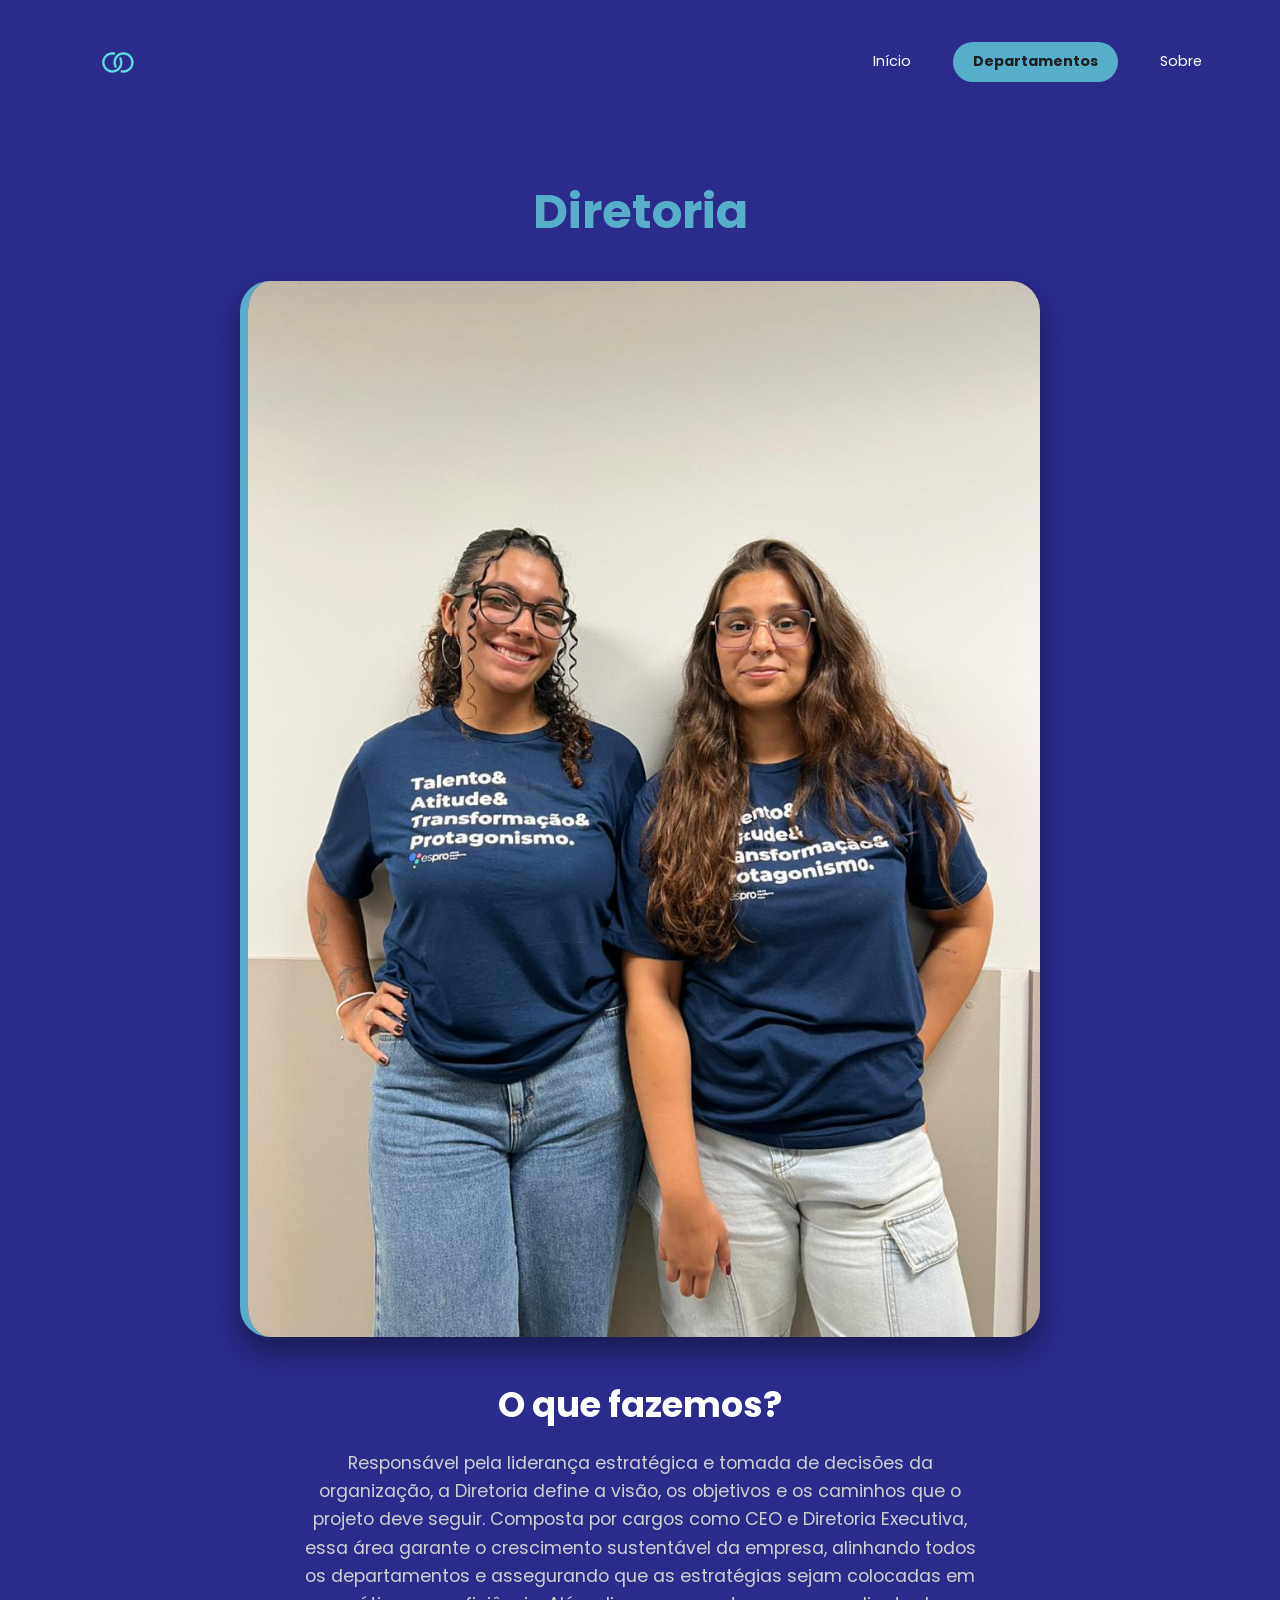
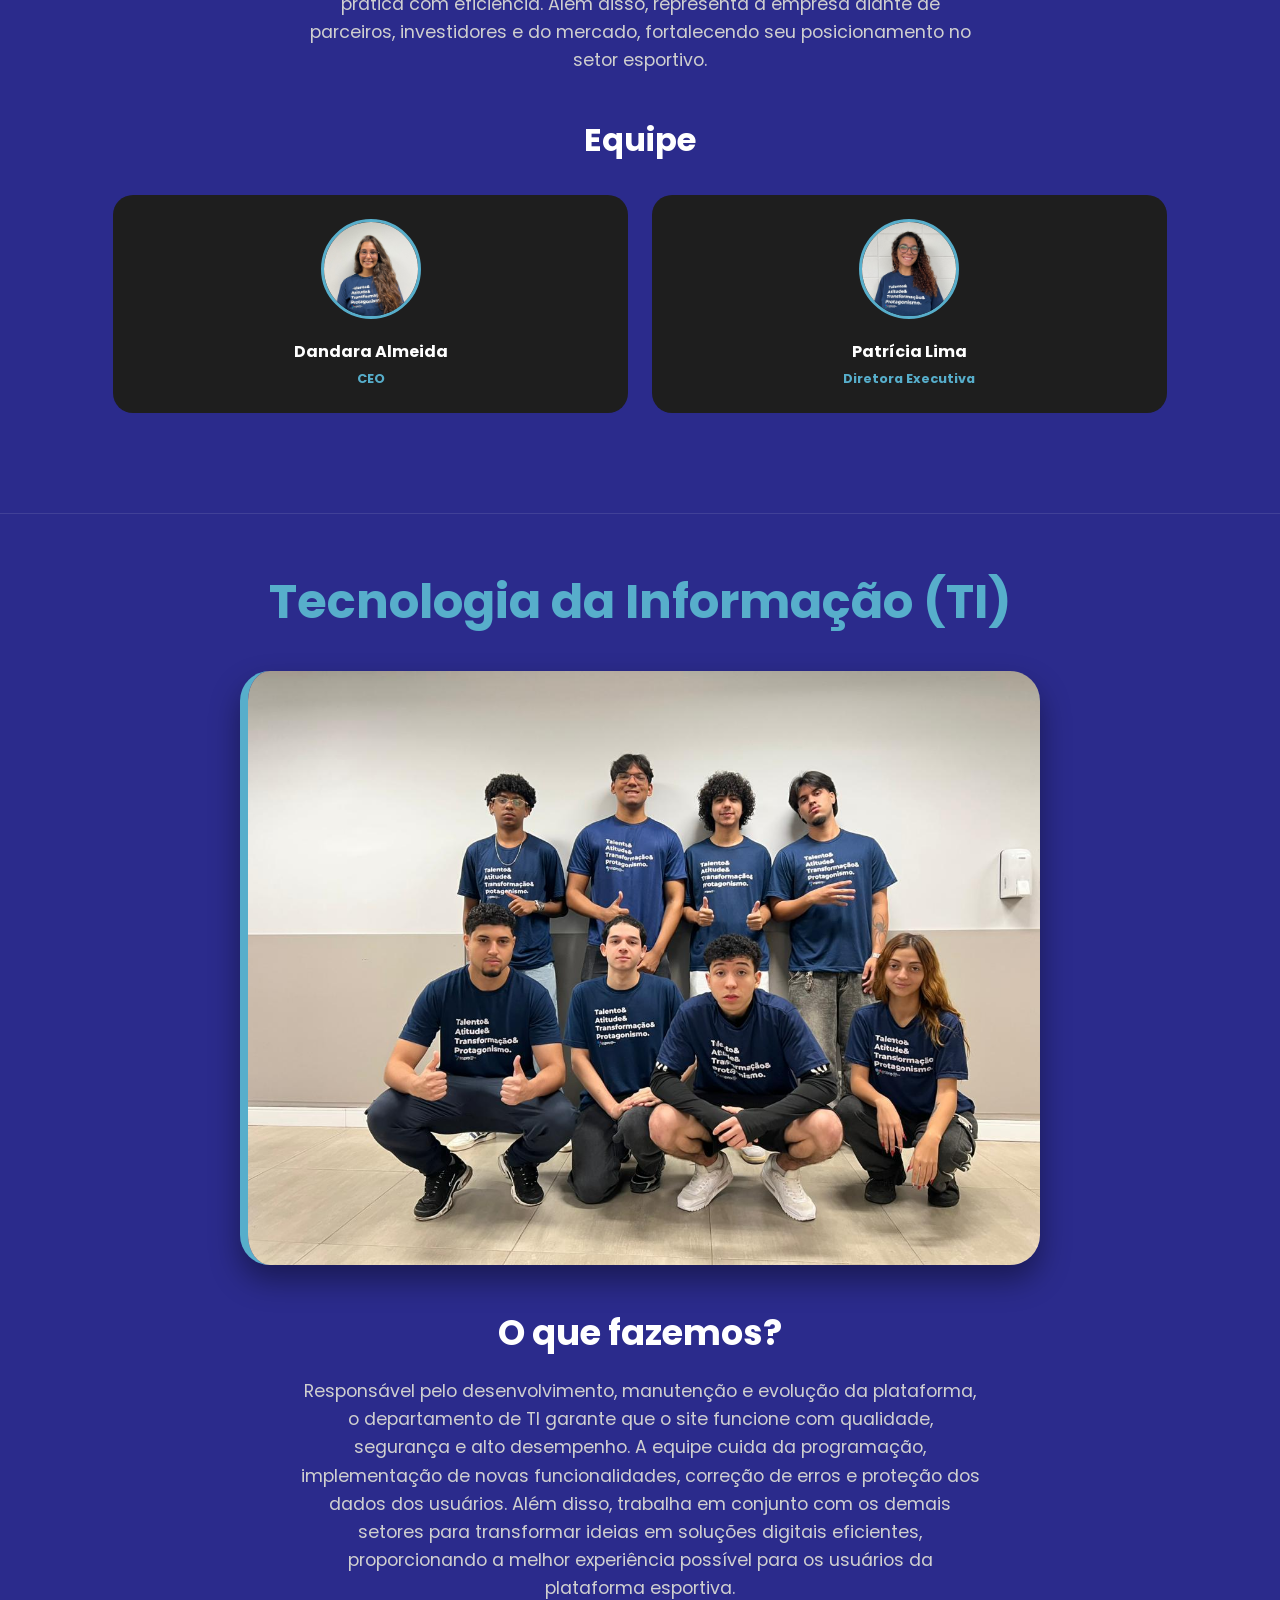
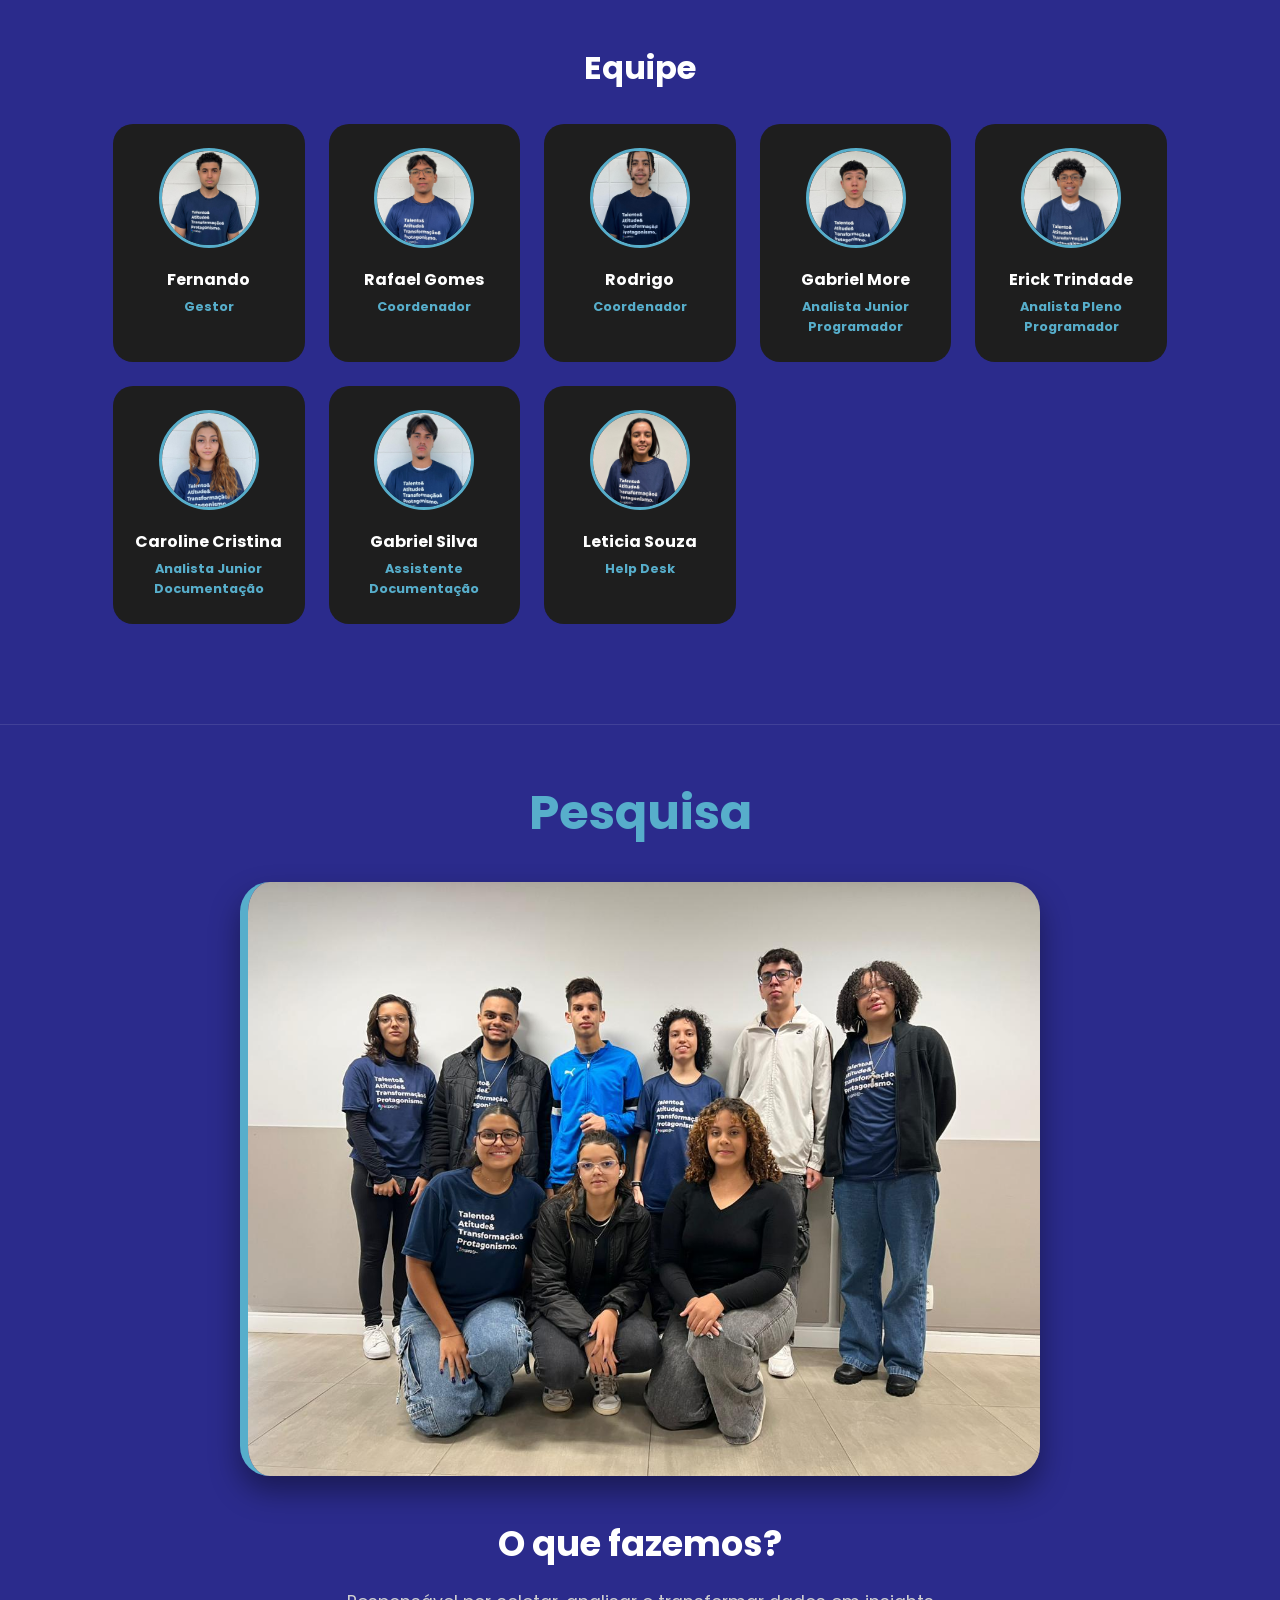
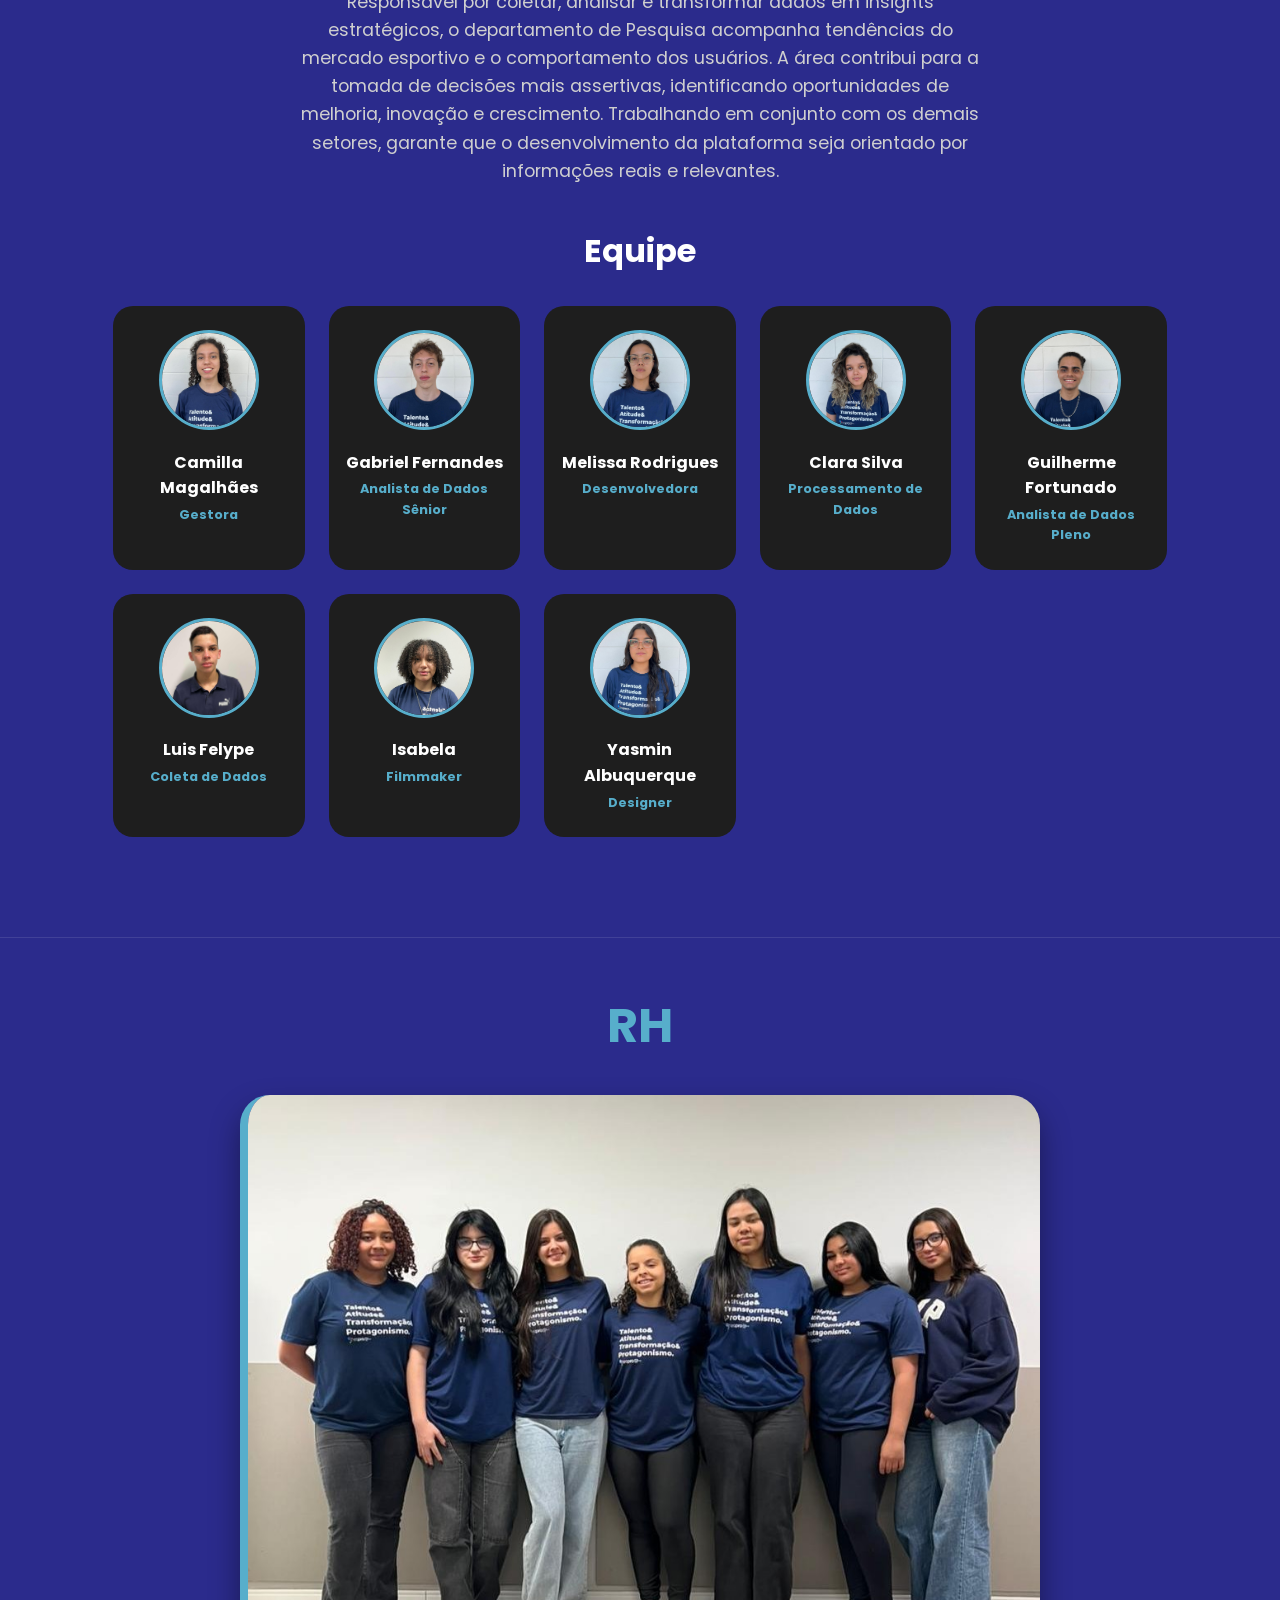
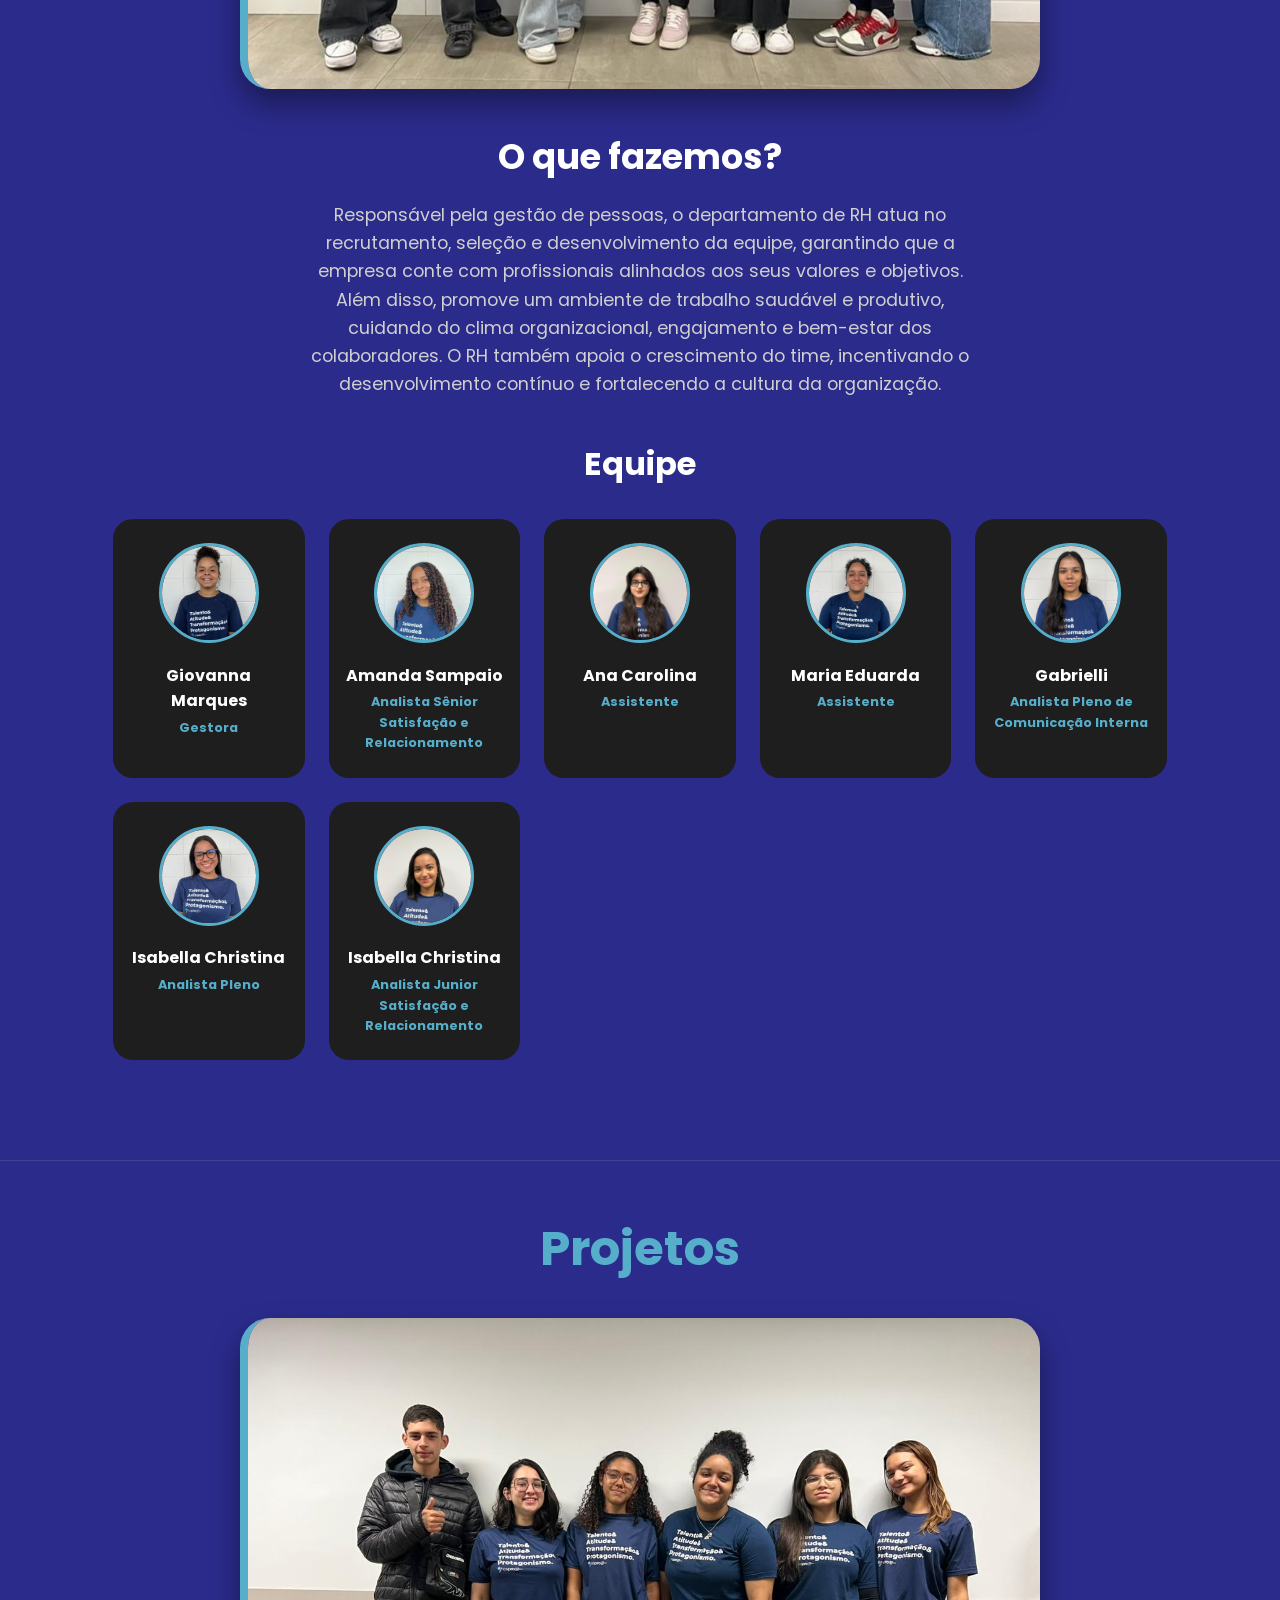
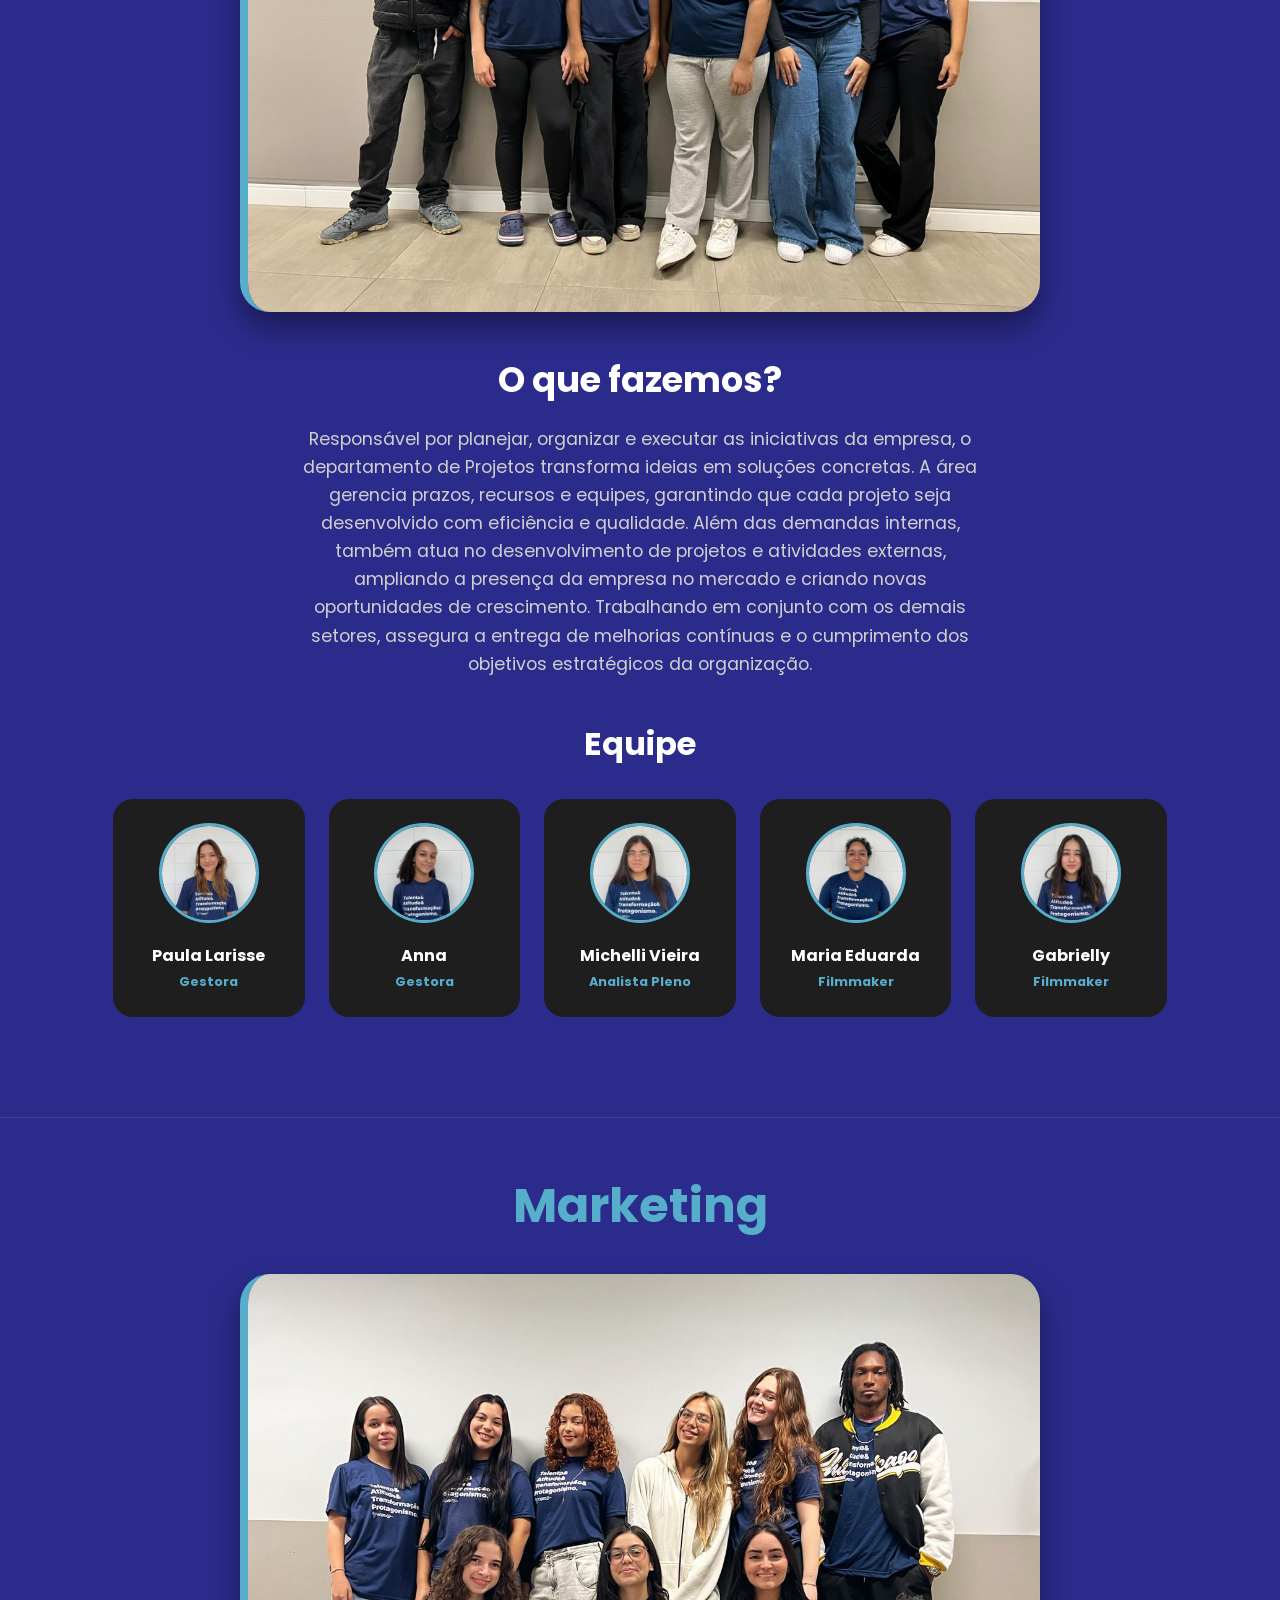
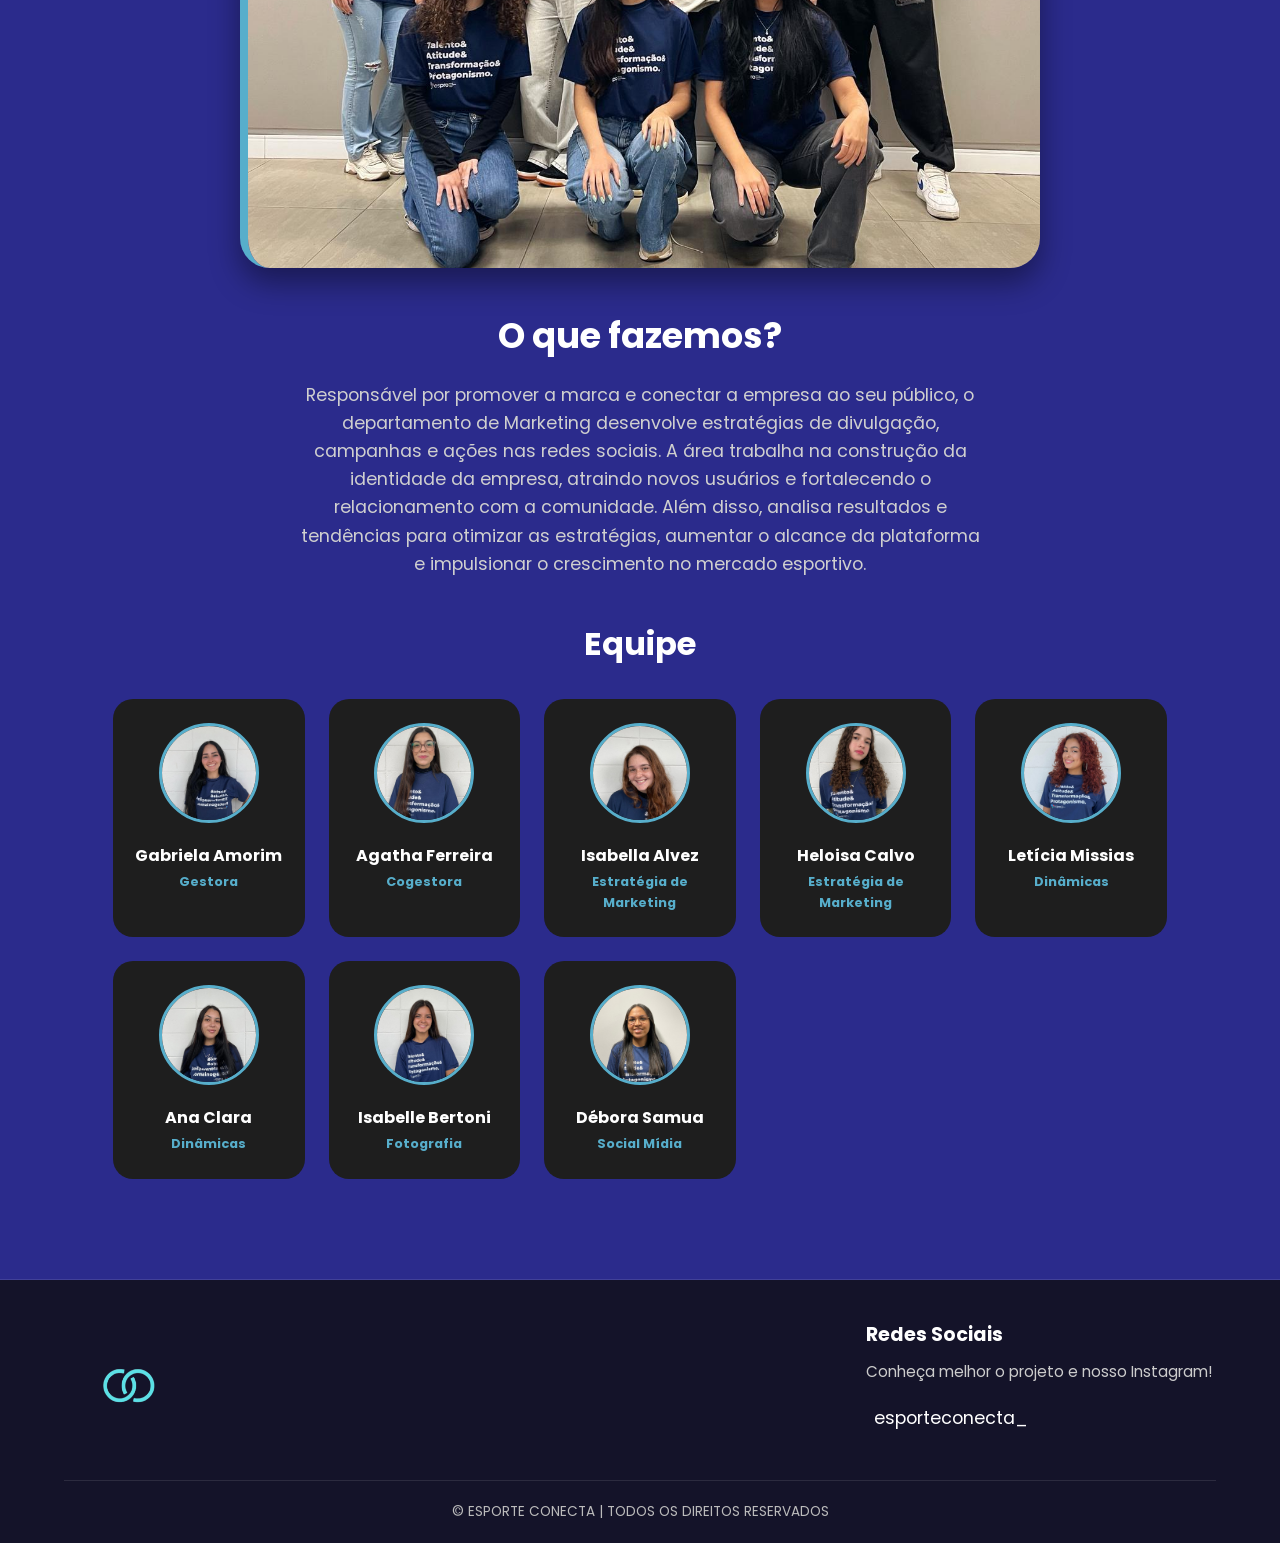
<file: departamentos.html>
<!DOCTYPE html>
<html lang="pt-br">
<head>
  <meta charset="UTF-8">
  <meta name="viewport" content="width=device-width, initial-scale=1.0">
  <title>Esporte Conecta | Departamentos</title>
  <link rel="preconnect" href="https://fonts.googleapis.com">
  <link rel="preconnect" href="https://fonts.gstatic.com" crossorigin>
  <link href="https://fonts.googleapis.com/css2?family=Poppins:wght@300;400;500;600;700&display=swap" rel="stylesheet">
  <link rel="stylesheet" href="./css/departamentos.css">
</head>
<body id="topo">

  <header>
    <nav>
      <a href="index.html" class="logo"><img src="./img/Logo-removebg-preview.png" alt="Logo"></a>
      <ul>
        <li><a href="index.html">Início</a></li>
        <li><a href="departamentos.html" class="btn-departamento">Departamentos</a></li>
        <li><a href="sobre.html">Sobre</a></li>
      </ul>
    </nav>
  </header>

  <!-- MACRO para cada bloco: título, imagem, descrição, cards -->

  <!-- DIRETORIA -->
  <div class="bloco-departamento" id="diretoria">
    <section class="departamento">
      <h1>Diretoria</h1>
      <div class="departamento-imagem"><img src="img/topinhas.jpeg" alt="Diretoria"></div>
    </section>
    <section class="conteudo">
      <h2>O que fazemos?</h2>
      <p>Responsável pela liderança estratégica e tomada de decisões da organização, a Diretoria define a visão, os objetivos e os caminhos que o projeto deve seguir. Composta por cargos como CEO e Diretoria Executiva,
         essa área garante o crescimento sustentável da empresa, alinhando todos os departamentos e assegurando que as estratégias sejam colocadas em prática com eficiência. Além disso, representa a empresa diante de parceiros, investidores e do mercado,
         fortalecendo seu posicionamento no setor esportivo.</p>
    </section>
    <section class="equipe">
      <h2>Equipe</h2>
      <div class="cards-equipe">
        <div class="card"><img src="img/dandara.jpeg" alt="Dandara Almeida"><h3>Dandara Almeida</h3><span>CEO</span></div>
        <div class="card"><img src="img/paty.jpeg" alt="Patrícia Lima"><h3>Patrícia Lima</h3><span>Diretora Executiva</span></div>
      </div>
    </section>
  </div>

  <!-- TI -->
  <div class="bloco-departamento" id="ti">
    <section class="departamento">
      <h1>Tecnologia da Informação (TI)</h1>
      <div class="departamento-imagem"><img src="img/eqp ti mais foda.jpeg" alt="Equipe de TI"></div>
    </section>
    <section class="conteudo">
      <h2>O que fazemos?</h2>
      <p>Responsável pelo desenvolvimento, manutenção e evolução da plataforma, o departamento de TI garante que o site funcione com qualidade, segurança e alto desempenho. A equipe cuida da programação, implementação de novas funcionalidades,
         correção de erros e proteção dos dados dos usuários.
         Além disso, trabalha em conjunto com os demais setores para transformar ideias em soluções digitais eficientes, proporcionando a melhor experiência possível para os usuários da plataforma esportiva.</p>
    </section>
    <section class="equipe">
      <h2>Equipe</h2>
      <div class="cards-equipe">
        <div class="card"><img src="img/fernando.jpeg" alt="Fernando"><h3>Fernando</h3><span>Gestor</span></div>
        <div class="card"><img src="img/rafa.jpeg" alt="Rafael"><h3>Rafael Gomes</h3><span>Coordenador</span></div>
        <div class="card"><img src="img/rodrigo.jpeg" alt="Rodrigo"><h3>Rodrigo</h3><span>Coordenador</span></div>
        <div class="card"><img src="img/gabriel more.jpeg" alt="Gabriel More"><h3>Gabriel More</h3><span>Analista Junior Programador</span></div>
        <div class="card"><img src="img/ericktrindade.png" alt="Erick trindade"><h3>Erick Trindade</h3><span>Analista Pleno Programador</span></div>
        <div class="card"><img src="img/carolinecristina.jpeg" alt="Caroline Cristina"><h3>Caroline Cristina</h3><span>Analista Junior Documentação</span></div>
        <div class="card"><img src="img/gabrielsilva.jpeg" alt="Gabriel Silva"><h3>Gabriel Silva</h3><span>Assistente Documentação</span></div>
        <div class="card"><img src="img/letíciasouza.jpeg" alt="Leticia Souza"><h3>Leticia Souza</h3><span>Help Desk</span></div>
      </div>
    </section>
  </div>

  <!-- PESQUISA -->
  <div class="bloco-departamento" id="pesquisa">
    <section class="departamento">
      <h1>Pesquisa</h1>
      <div class="departamento-imagem"><img src="img/eqp pesquisa.jpeg" alt="Equipe de Pesquisa"></div>
    </section>
    <section class="conteudo">
      <h2>O que fazemos?</h2>
      <p>Responsável por coletar, analisar e transformar dados em insights estratégicos, o departamento de Pesquisa acompanha tendências do mercado esportivo e o comportamento dos usuários. A área contribui para a tomada de decisões mais assertivas,
         identificando oportunidades de melhoria, inovação e crescimento.
         Trabalhando em conjunto com os demais setores, garante que o desenvolvimento da plataforma seja orientado por informações reais e relevantes.</p>
    </section>
    <section class="equipe">
      <h2>Equipe</h2>
      <div class="cards-equipe">
        <div class="card"><img src="./img/camila.jpeg" alt="Camilla Magalhães"><h3>Camilla Magalhães</h3><span>Gestora</span></div>
        <div class="card"><img src="./img/gabrielfernandes.jpeg" alt="Gabriel Fernandes"><h3>Gabriel Fernandes</h3><span>Analista de Dados Sênior</span></div>
        <div class="card"><img src="./img/melissarodrigues.jpeg" alt="Melissa Rodrigues"><h3>Melissa Rodrigues</h3><span>Desenvolvedora</span></div>
        <div class="card"><img src="./img/clarasilva.jpeg" alt="Clara Silva"><h3>Clara Silva</h3><span>Processamento de Dados</span></div>
        <div class="card"><img src="./img/guilhermefortunado.png" alt="Guilherme Fortunado"><h3>Guilherme Fortunado</h3><span>Analista de Dados Pleno</span></div>
        <div class="card"><img src="./img/luis felipe.jpeg" alt="Luis Felype"><h3>Luis Felype</h3><span>Coleta de Dados</span></div>
        <div class="card"><img src="./img/isa.jpeg" alt="Isabela"><h3>Isabela</h3><span>Filmmaker</span></div>
        <div class="card"><img src="./img/yasmin.jpeg" alt="Yasmin Albuquerque"><h3>Yasmin Albuquerque</h3><span>Designer</span></div>
      </div>
    </section>
  </div>

  <!-- RH -->
  <div class="bloco-departamento" id="rh">
    <section class="departamento">
      <h1>RH</h1>
      <div class="departamento-imagem"><img src="./img/eqp rh.jpeg" alt="Equipe de RH"></div>
    </section>
    <section class="conteudo">
      <h2>O que fazemos?</h2>
      <p>Responsável pela gestão de pessoas, o departamento de RH atua no recrutamento, seleção e desenvolvimento da equipe, garantindo que a empresa conte com profissionais alinhados aos seus valores e objetivos.
         Além disso, promove um ambiente de trabalho saudável e produtivo, cuidando do clima organizacional, engajamento e bem-estar dos colaboradores.
         O RH também apoia o crescimento do time, incentivando o desenvolvimento contínuo e fortalecendo a cultura da organização.</p>
    </section>
    <section class="equipe">
      <h2>Equipe</h2>
      <div class="cards-equipe">
        <div class="card"><img src="./img/giovanna.jpeg" alt="Giovanna Marques"><h3>Giovanna Marques</h3><span>Gestora</span></div>
        <div class="card"><img src="./img/amanda.jpeg" alt="Amanda Sampaio"><h3>Amanda Sampaio</h3><span>Analista Sênior Satisfação e Relacionamento</span></div>
        <div class="card"><img src="./img/ana.jpeg" alt="Ana Carolina"><h3>Ana Carolina</h3><span>Assistente</span></div>
        <div class="card"><img src="./img/mariaeduarda.jpeg" alt="Maria Eduarda"><h3>Maria Eduarda</h3><span>Assistente</span></div>
        <div class="card"><img src="./img/gabrielli.jpeg" alt="Gabrielli"><h3>Gabrielli</h3><span>Analista Pleno de Comunicação Interna</span></div>
        <div class="card"><img src="./img/isabellachistina.jpeg" alt="Isabella Christina"><h3>Isabella Christina</h3><span>Analista Pleno</span></div>
        <div class="card"><img src="./img/annaandrade.jpeg" alt="Isabella Christina"><h3>Isabella Christina</h3><span>Analista Junior Satisfação e Relacionamento</span></div>
      </div>
    </section>
  </div>

  <!-- PROJETOS -->
  <div class="bloco-departamento" id="projetos">
    <section class="departamento">
      <h1>Projetos</h1>
      <div class="departamento-imagem"><img src="./img/eqp projetos.jpeg" alt="Equipe de Projetos"></div>
    </section>
    <section class="conteudo">
      <h2>O que fazemos?</h2>
      <p>Responsável por planejar, organizar e executar as iniciativas da empresa, o departamento de Projetos transforma ideias em soluções concretas. A área gerencia prazos, recursos e equipes,
         garantindo que cada projeto seja desenvolvido com eficiência e qualidade. Além das demandas internas, também atua no desenvolvimento de projetos e atividades externas, ampliando a presença da empresa no mercado e criando novas oportunidades de crescimento.
         Trabalhando em conjunto com os demais setores, assegura a entrega de melhorias contínuas e o cumprimento dos objetivos estratégicos da organização.</p>
    </section>
    <section class="equipe">
      <h2>Equipe</h2>
      <div class="cards-equipe">
        <div class="card"><img src="./img/paula.jpeg" alt="Paula Larisse"><h3>Paula Larisse</h3><span>Gestora</span></div>
        <div class="card"><img src="./img/anna.jpeg" alt="Anna"><h3>Anna</h3><span>Gestora</span></div>
        <div class="card"><img src="./img/micheli.jpeg" alt="Michelli Vieira"><h3>Michelli Vieira</h3><span>Analista Pleno</span></div>
        <div class="card"><img src="./img/mariaeduardaprojetos.jpeg" alt="Maria Eduarda"><h3>Maria Eduarda</h3><span>Filmmaker</span></div>
        <div class="card"><img src="./img/gaby.jpeg" alt="Gabrielly"><h3>Gabrielly</h3><span>Filmmaker</span></div>
      </div>
    </section>
  </div>

  <!-- MARKETING -->
  <div class="bloco-departamento" id="marketing">
    <section class="departamento">
      <h1>Marketing</h1>
      <div class="departamento-imagem"><img src="./img/eqp mkt.jpeg" alt="Equipe de Marketing"></div>
    </section>
    <section class="conteudo">
      <h2>O que fazemos?</h2>
      <p>Responsável por promover a marca e conectar a empresa ao seu público, o departamento de Marketing desenvolve estratégias de divulgação, campanhas e ações nas redes sociais. A área trabalha na construção da identidade da empresa,
         atraindo novos usuários e fortalecendo o relacionamento com a comunidade.
         Além disso, analisa resultados e tendências para otimizar as estratégias, aumentar o alcance da plataforma e impulsionar o crescimento no mercado esportivo.</p>
    </section>
    <section class="equipe">
      <h2>Equipe</h2>
      <div class="cards-equipe">
        <div class="card"><img src="./img/gabrielaamorim.jpeg" alt="Gabriela Amorim"><h3>Gabriela Amorim</h3><span>Gestora</span></div>
        <div class="card"><img src="./img/aghata.jpeg" alt="Agatha Ferreira"><h3>Agatha Ferreira</h3><span>Cogestora</span></div>
        <div class="card"><img src="./img/isabella.jpeg" alt="Isabella Alvez"><h3>Isabella Alvez</h3><span>Estratégia de Marketing</span></div>
        <div class="card"><img src="./img/heloisa.jpeg" alt="Heloisa Calvo"><h3>Heloisa Calvo</h3><span>Estratégia de Marketing</span></div>
        <div class="card"><img src="./img/leticia missias.jpeg" alt="Letícia Missias"><h3>Letícia Missias</h3><span>Dinâmicas</span></div>
        <div class="card"><img src="./img/anaclara.jpeg" alt="Ana Clara"><h3>Ana Clara</h3><span>Dinâmicas</span></div>
        <div class="card"><img src="./img/isabelle.jpeg" alt="Isabelle Bertoni"><h3>Isabelle Bertoni</h3><span>Fotografia</span></div>
        <div class="card"><img src="./img/débora.jpeg" alt="Débora Samua"><h3>Débora Samua</h3><span>Social Mídia</span></div>
      </div>
    </section>
  </div>

  <footer class="main-footer">
    <div class="footer-container">
      <div class="footer-logo">
        <img src="./img/Logo-removebg-preview.png" alt="ESPORTE CONECTA Logo">
      </div>
      <div class="footer-social">
        <h4>Redes Sociais</h4>
        <p>Conheça melhor o projeto e nosso Instagram!</p>
        <a href="https://www.instagram.com/esporteconecta_?igsh=MTdxb2I2eHdzM24zYQ==" target="_blank" class="instagram-link">
          <i class="fab fa-instagram"></i> esporteconecta_
        </a>
      </div>
    </div>
    <p class="footer-bottom">&copy; ESPORTE CONECTA | TODOS OS DIREITOS RESERVADOS</p>
  </footer>
  <script src="./js/menu.js" defer></script>
</body>
</html>
</file>
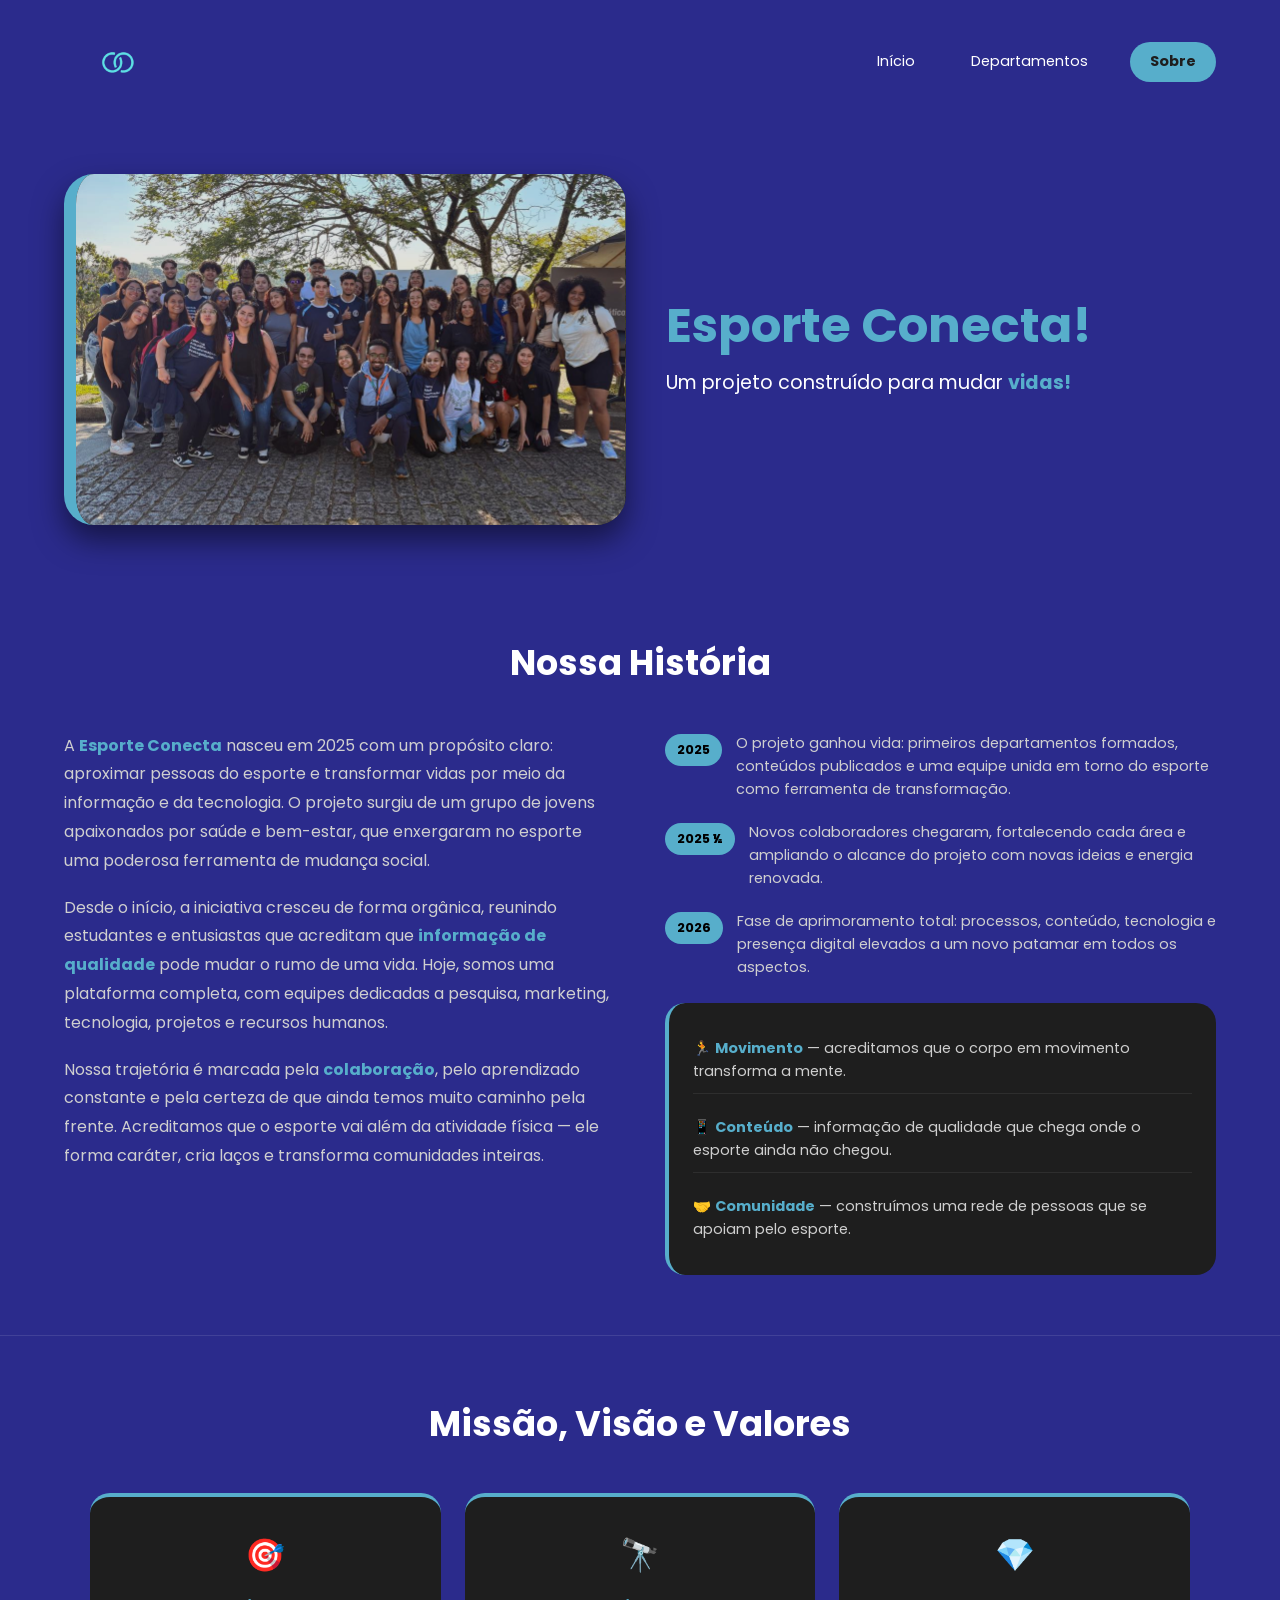
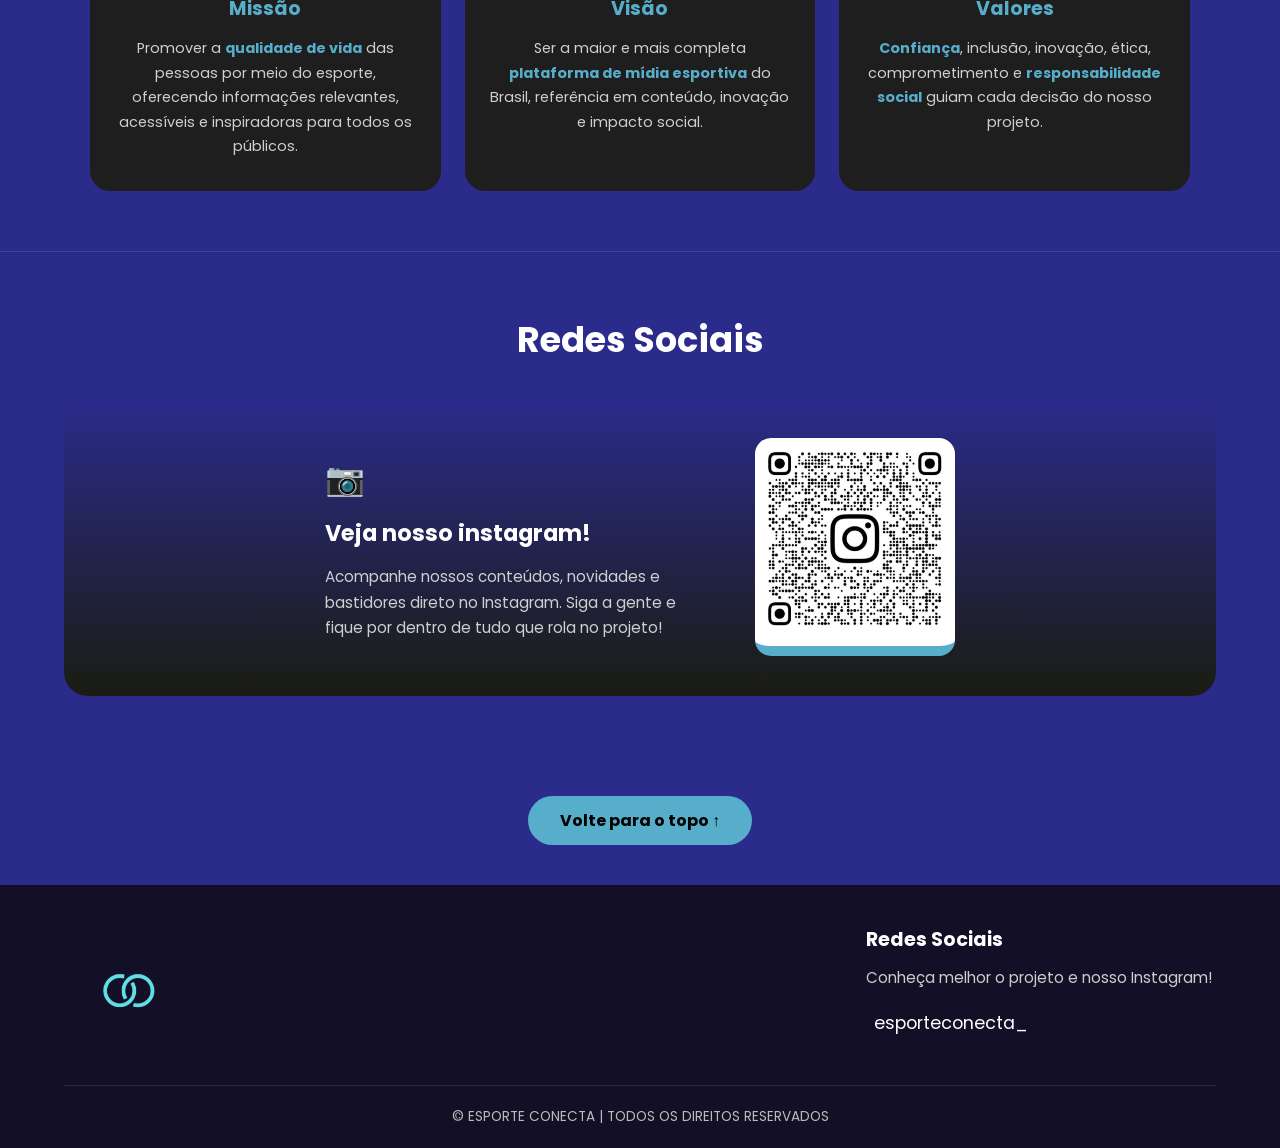
<file: sobre.html>
<!DOCTYPE html>
<html lang="pt-br">
<head>
  <meta charset="UTF-8">
  <meta name="viewport" content="width=device-width, initial-scale=1.0">
  <title>Esporte Conecta | Sobre</title>
  <link rel="stylesheet" href="css/sobre.css">
  <link href="https://fonts.googleapis.com/css2?family=Poppins:wght@300;400;700&display=swap" rel="stylesheet">
</head>
<body>

  <header>
    <nav>
      <a href="index.html" class="logo"><img src="./img/Logo-removebg-preview.png" alt="Logo"></a>
      <ul>
        <li><a href="index.html">Início</a></li>
        <li><a href="departamentos.html">Departamentos</a></li>
        <li><a href="sobre.html" class="btn-sobre">Sobre</a></li>
      </ul>
    </nav>
  </header>

  <main>
    <section class="hero">
      <div class="hero-img-container">
        <img src="img/Group 1.svg" alt="Equipe Esporte Conecta">
      </div>
      <div class="hero-text">
        <h1>Esporte Conecta!</h1>
        <p>Um projeto construído para mudar <span>vidas!</span></p>
      </div>
    </section>

    <!-- HISTÓRIA -->
    <section class="historia">
      <h2>Nossa História</h2>
      <div class="historia-content">
        <div class="historia-text">
          <p>A <span>Esporte Conecta</span> nasceu em 2025 com um propósito claro: aproximar pessoas do esporte e transformar vidas por meio da informação e da tecnologia. O projeto surgiu de um grupo de jovens apaixonados por saúde e bem-estar, que enxergaram no esporte uma poderosa ferramenta de mudança social.</p>
          <p>Desde o início, a iniciativa cresceu de forma orgânica, reunindo estudantes e entusiastas que acreditam que <span>informação de qualidade</span> pode mudar o rumo de uma vida. Hoje, somos uma plataforma completa, com equipes dedicadas a pesquisa, marketing, tecnologia, projetos e recursos humanos.</p>
          <p>Nossa trajetória é marcada pela <span>colaboração</span>, pelo aprendizado constante e pela certeza de que ainda temos muito caminho pela frente. Acreditamos que o esporte vai além da atividade física — ele forma caráter, cria laços e transforma comunidades inteiras.</p>
        </div>
        <div class="historia-lado-direito">
          <div class="historia-linha">
            <div class="linha-item">
              <div class="linha-ano">2025</div>
              <p>O projeto ganhou vida: primeiros departamentos formados, conteúdos publicados e uma equipe unida em torno do esporte como ferramenta de transformação.</p>
            </div>
            <div class="linha-item">
              <div class="linha-ano">2025 ½</div>
              <p>Novos colaboradores chegaram, fortalecendo cada área e ampliando o alcance do projeto com novas ideias e energia renovada.</p>
            </div>
            <div class="linha-item">
              <div class="linha-ano">2026</div>
              <p>Fase de aprimoramento total: processos, conteúdo, tecnologia e presença digital elevados a um novo patamar em todos os aspectos.</p>
            </div>
          </div>
          <div class="historia-pilares">
            <div class="pilar-item">🏃 <span>Movimento</span> — acreditamos que o corpo em movimento transforma a mente.</div>
            <div class="pilar-item">📱 <span>Conteúdo</span> — informação de qualidade que chega onde o esporte ainda não chegou.</div>
            <div class="pilar-item">🤝 <span>Comunidade</span> — construímos uma rede de pessoas que se apoiam pelo esporte.</div>
          </div>
        </div>
      </div>
    </section>

    <!-- MISSÃO, VISÃO E VALORES -->
    <section class="mvv">
      <h2>Missão, Visão e Valores</h2>
      <div class="mvv-grid">
        <div class="mvv-card">
          <div class="mvv-icon">🎯</div>
          <h3>Missão</h3>
          <p>Promover a <span>qualidade de vida</span> das pessoas por meio do esporte, oferecendo informações relevantes, acessíveis e inspiradoras para todos os públicos.</p>
        </div>
        <div class="mvv-card">
          <div class="mvv-icon">🔭</div>
          <h3>Visão</h3>
          <p>Ser a maior e mais completa <span>plataforma de mídia esportiva</span> do Brasil, referência em conteúdo, inovação e impacto social.</p>
        </div>
        <div class="mvv-card">
          <div class="mvv-icon">💎</div>
          <h3>Valores</h3>
          <p><span>Confiança</span>, inclusão, inovação, ética, comprometimento e <span>responsabilidade social</span> guiam cada decisão do nosso projeto.</p>
        </div>
      </div>
    </section>

    <section class="social">
      <h2>Redes Sociais</h2>
      <div class="social-container">
        <div class="social-info">
          <div class="icon-camera">📷</div>
          <h3>Veja nosso instagram!</h3>
          <p>Acompanhe nossos conteúdos, novidades e bastidores direto no Instagram. Siga a gente e fique por dentro de tudo que rola no projeto!</p>
        </div>
        <div class="qr-container">
          <img src="img/qr code insta cortado.jpeg" alt="QR Code Instagram">
        </div>
      </div>
    </section>

    <button class="btn-top" onclick="window.scrollTo({top: 0, behavior: 'smooth'})">Volte para o topo ↑</button>
  </main>

  <footer class="main-footer">
    <div class="footer-container">
      <div class="footer-logo">
        <img src="./img/Logo-removebg-preview.png" alt="ESPORTE CONECTA Logo">
      </div>
      <div class="footer-social">
        <h4>Redes Sociais</h4>
        <p>Conheça melhor o projeto e nosso Instagram!</p>
        <a href="https://www.instagram.com/esporteconecta_?igsh=MTdxb2I2eHdzM24zYQ==" target="_blank" class="instagram-link">
          <i class="fab fa-instagram"></i> esporteconecta_
        </a>
      </div>
    </div>
    <p class="footer-bottom">&copy; ESPORTE CONECTA | TODOS OS DIREITOS RESERVADOS</p>
  </footer>
  <script src="./js/menu.js" defer></script>
</body>
</html>
</file>
<file: css/departamentos.css>
/* ========================= VARIÁVEIS ========================= */
:root {
    --bg-color: #2b2b8c;
    --accent-color: #57aecb;
    --card-bg: #1e1e1e;
    --text-color: #ffffff;
    --text-secondary: #cfcfcf;
    --color-background: #2b2b8c;
    --color-footer-background: #141329;
    --color-text-primary: #fff;
    --color-text-subtle: #ccc;
    --color-text-muted: #bbb;
    --color-accent-primary: #000;
    --color-accent-secondary: #4ac6ca;
    --color-accent-hover: #57aecb;
    --color-footer-link-hover: #1d7c9b;
    --overlay-background: rgba(0,0,0,0.6);
    --shadow-color: rgba(0,0,0,0.3);
    --border-color-subtle: rgba(255,255,255,0.1);
}

/* ========================= RESET & BASE ========================= */
* { margin: 0; padding: 0; box-sizing: border-box; font-family: 'Poppins', sans-serif; }
body { background-color: var(--bg-color); color: var(--text-color); line-height: 1.6; overflow-x: hidden; }
span { color: var(--accent-color); font-weight: bold; }

/* ========================= HEADER / NAV ========================= */
header { padding: 16px 5%; position: relative; z-index: 100; }
nav { display: flex; justify-content: space-between; align-items: center; }
.logo { display: flex; align-items: center; text-decoration: none; }
.logo img { height: 80px; width: auto; object-fit: contain; transition: transform 0.3s ease; }
.logo img:hover { transform: scale(1.08); }
nav ul { display: flex; list-style: none; align-items: center; gap: 8px; }
nav ul li { margin-left: 20px; }
nav a { color: white; text-decoration: none; font-size: 0.9rem; font-family: 'Poppins', sans-serif; transition: color 0.3s, transform 0.15s; display: inline-block; position: relative; padding: 6px 14px; border-radius: 20px; }
nav a:not(.logo):hover { color: var(--accent-color); box-shadow: 0 0 0 2px var(--accent-color); animation: pulseNav 1s ease-in-out infinite; }
nav a:active { transform: scale(0.92); }
.logo:hover { animation: none !important; box-shadow: none !important; }

/* Hambúrguer */
.menu-toggle { display: none; flex-direction: column; justify-content: center; align-items: center; gap: 5px; background: none; border: none; cursor: pointer; padding: 8px; z-index: 200; }
.menu-toggle span { display: block; width: 24px; height: 2px; background: white; border-radius: 2px; transition: all 0.3s ease; }
.menu-toggle.active span:nth-child(1) { transform: rotate(45deg) translate(5px, 5px); }
.menu-toggle.active span:nth-child(2) { opacity: 0; }
.menu-toggle.active span:nth-child(3) { transform: rotate(-45deg) translate(5px, -5px); }

@keyframes pulseNav {
  0%   { box-shadow: 0 0 0 2px rgba(87,174,203,0.8); }
  50%  { box-shadow: 0 0 0 7px rgba(87,174,203,0); }
  100% { box-shadow: 0 0 0 2px rgba(87,174,203,0.8); }
}

.btn-departamento {
    background: var(--accent-color) !important;
    color: #1e1e1e !important;
    padding: 8px 20px !important;
    border-radius: 25px;
    font-weight: bold !important;
}

/* ========================= BLOCOS ========================= */
.bloco-departamento { padding: 50px 5%; border-bottom: 1px solid rgba(255,255,255,0.1); }

.departamento h1 { font-size: clamp(2rem, 5vw, 3rem); color: var(--accent-color); text-align: center; margin-bottom: 30px; }

.departamento-imagem {
    max-width: 800px;
    margin: 0 auto;
    border-radius: 30px;
    border-left: 8px solid var(--accent-color);
    overflow: hidden;
    box-shadow: 0 15px 30px rgba(0,0,0,0.4);
}
.departamento-imagem img { width: 100%; display: block; object-fit: contain; max-height: none; }

/* ========================= CONTEÚDO ========================= */
.conteudo { max-width: 800px; margin: 40px auto; text-align: center; padding: 0 5%; }
.conteudo h2 { font-size: clamp(1.5rem, 4vw, 2.2rem); margin-bottom: 16px; }
.conteudo p { color: var(--text-secondary); font-size: clamp(0.95rem, 2vw, 1.1rem); }

/* ========================= EQUIPE / CARDS ========================= */
.equipe { max-width: 1100px; margin: 0 auto 50px; padding: 0 2%; }
.equipe h2 { text-align: center; margin-bottom: 30px; font-size: clamp(1.4rem, 3vw, 2rem); }
.cards-equipe { display: grid; grid-template-columns: repeat(auto-fit, minmax(180px, 1fr)); gap: 24px; }

.card { background: var(--card-bg); padding: 24px 16px; border-radius: 20px; text-align: center; transition: transform 0.3s ease; }
.card:hover { transform: translateY(-8px); }
.card img { width: 100px; height: 100px; border-radius: 50%; object-fit: cover; margin-bottom: 12px; border: 3px solid var(--accent-color); }
.card h3 { font-size: 1rem; margin-bottom: 4px; }
.card span { font-size: 0.8rem; display: block; }

/* ========================= FOOTER ========================= */
.main-footer { background-color: var(--color-footer-background); color: var(--color-text-primary); padding: 40px 5% 20px; width: 100%; }
.footer-container { display: flex; justify-content: space-between; align-items: flex-start; flex-wrap: wrap; max-width: 1200px; margin: 0 auto; gap: 30px; }
.footer-logo { flex-basis: 200px; flex-shrink: 0; padding-right: 20px; }
.footer-logo img { max-width: 130px; display: block; }
.footer-social { flex-grow: 1; text-align: left; max-width: 350px; }
.footer-social h4 { font-size: 1.2em; margin-bottom: 10px; }
.footer-social p { font-size: 0.95em; margin-bottom: 15px; color: var(--color-text-subtle); }
.instagram-link { color: var(--color-text-primary); text-decoration: none; font-size: 1.1em; transition: color 0.3s ease; }
.instagram-link i { margin-right: 8px; font-size: 1.2em; }
.instagram-link:hover { color: var(--color-footer-link-hover); }
.footer-bottom { text-align: center; padding-top: 20px; border-top: 1px solid var(--border-color-subtle); margin-top: 30px; font-size: 0.85em; color: var(--color-text-muted); }

/* ========================= TABLET (≤ 992px) ========================= */
@media (max-width: 992px) {
  .cards-equipe { grid-template-columns: repeat(3, 1fr); }
  .bloco-departamento { padding: 40px 5%; }
}

/* ========================= MOBILE (≤ 768px) ========================= */
@media (max-width: 768px) {
  /* Nav */
  .menu-toggle { display: flex; }
  nav ul {
    display: none;
    flex-direction: column;
    align-items: flex-start;
    position: absolute;
    top: 100%;
    left: 0;
    right: 0;
    background: #1a1a6e;
    padding: 16px 5%;
    border-top: 1px solid rgba(255,255,255,0.1);
    box-shadow: 0 8px 24px rgba(0,0,0,0.4);
  }
  nav ul.open { display: flex; }
  nav ul li { margin-left: 0; width: 100%; }
  nav a { font-size: 1rem; padding: 12px 0; display: block; border-radius: 0; }
  nav a:not(.logo):hover { box-shadow: none; animation: none; border-bottom: 2px solid var(--accent-color); }
  .logo img { height: 55px; }
  header { padding: 12px 5%; }

  /* Departamentos */
  .bloco-departamento { padding: 32px 4%; }
  .departamento h1 { font-size: 1.8rem; margin-bottom: 20px; }
  .departamento-imagem { border-radius: 20px; border-left-width: 6px; }
  .departamento-imagem img { max-height: none; }

  /* Cards mobile — 2 colunas */
  .cards-equipe { grid-template-columns: repeat(2, 1fr); gap: 14px; }
  .card { padding: 18px 12px; border-radius: 16px; }
  .card img { width: 80px; height: 80px; }
  .card h3 { font-size: 0.85rem; }
  .card span { font-size: 0.72rem; }

  /* Footer */
  .footer-container { flex-direction: column; align-items: center; text-align: center; gap: 20px; }
  .footer-logo, .footer-social { flex-basis: auto; width: 100%; text-align: center; padding: 0; }
  .footer-logo img { margin: 0 auto; }
}

/* ========================= MOBILE PEQUENO (≤ 480px) ========================= */
@media (max-width: 480px) {
  .cards-equipe { grid-template-columns: repeat(2, 1fr); gap: 10px; }
  .card { padding: 14px 8px; }
  .card img { width: 70px; height: 70px; }
  .card h3 { font-size: 0.8rem; }
  .card span { font-size: 0.68rem; }
  .departamento-imagem img { max-height: none; }
  .conteudo p { font-size: 0.9rem; }
}
</file>
<file: css/sobre.css>
/* ========================= VARIÁVEIS ========================= */
:root {
  --bg-color: #2b2b8c;
  --accent-color: #57aecb;
  --card-bg: #1e1e1e;
  --text-color: #ffffff;
  --color-background: #2b2b8c;
  --color-footer-background: #141329;
  --color-text-primary: #fff;
  --color-text-subtle: #ccc;
  --color-text-muted: #bbb;
  --color-accent-primary: #000;
  --color-accent-secondary: #4ac6ca;
  --color-accent-hover: #57aecb;
  --color-footer-link-hover: #1d7c9b;
  --overlay-background: rgba(0,0,0,0.6);
  --shadow-color: rgba(0,0,0,0.3);
  --border-color-subtle: rgba(255,255,255,0.1);
}

/* ========================= RESET & BASE ========================= */
* { margin: 0; padding: 0; box-sizing: border-box; font-family: 'Poppins', sans-serif; }
body { background-color: var(--bg-color); color: var(--text-color); line-height: 1.6; overflow-x: hidden; }
span { color: var(--accent-color); font-weight: bold; }

/* ========================= HEADER / NAV ========================= */
header { padding: 16px 5%; position: relative; z-index: 100; }
nav { display: flex; justify-content: space-between; align-items: center; }
.logo { display: flex; align-items: center; text-decoration: none; }
.logo img { height: 80px; width: auto; object-fit: contain; transition: transform 0.3s ease; }
.logo img:hover { transform: scale(1.08); }
nav ul { display: flex; list-style: none; align-items: center; gap: 8px; }
nav ul li { margin-left: 20px; }
nav a { color: white; text-decoration: none; font-size: 0.9rem; font-family: 'Poppins', sans-serif; transition: color 0.3s, transform 0.15s; display: inline-block; position: relative; padding: 6px 14px; border-radius: 20px; }
nav a:not(.logo):hover { color: var(--accent-color); box-shadow: 0 0 0 2px var(--accent-color); animation: pulseNav 1s ease-in-out infinite; }
nav a:active { transform: scale(0.92); }
.logo:hover { animation: none !important; box-shadow: none !important; }

/* Hambúrguer */
.menu-toggle { display: none; flex-direction: column; justify-content: center; align-items: center; gap: 5px; background: none; border: none; cursor: pointer; padding: 8px; z-index: 200; }
.menu-toggle span { display: block; width: 24px; height: 2px; background: white; border-radius: 2px; transition: all 0.3s ease; }
.menu-toggle.active span:nth-child(1) { transform: rotate(45deg) translate(5px, 5px); }
.menu-toggle.active span:nth-child(2) { opacity: 0; }
.menu-toggle.active span:nth-child(3) { transform: rotate(-45deg) translate(5px, -5px); }

.btn-sobre {
    background: var(--accent-color) !important;
    color: #1e1e1e !important;
    padding: 8px 20px !important;
    border-radius: 25px;
    font-weight: bold !important;
}

@keyframes pulseNav {
  0%   { box-shadow: 0 0 0 2px rgba(87,174,203,0.8); }
  50%  { box-shadow: 0 0 0 7px rgba(87,174,203,0); }
  100% { box-shadow: 0 0 0 2px rgba(87,174,203,0.8); }
}

/* ========================= HERO ========================= */
.hero { display: flex; padding: 50px 5%; align-items: center; gap: 40px; flex-wrap: wrap; }

.hero-img-container {
  flex: 1; min-width: 280px; aspect-ratio: 16/10;
  background: var(--card-bg); border-radius: 30px;
  border-left: 12px solid var(--accent-color);
  overflow: hidden; box-shadow: 0 15px 30px rgba(0,0,0,0.5);
}
.hero-img-container img { width: 100%; height: 100%; object-fit: cover; }

.hero-text { flex: 1; min-width: 240px; }
.hero-text h1 { font-size: clamp(2rem, 5vw, 3rem); color: var(--accent-color); line-height: 1.1; margin-bottom: 15px; }
.hero-text p { font-size: clamp(1rem, 2vw, 1.2rem); color: var(--text-color); }

/* ========================= HISTÓRIA ========================= */
.historia { padding: 60px 5%; border-bottom: 1px solid rgba(255,255,255,0.1); }
.historia h2 { font-size: clamp(1.6rem, 4vw, 2.2rem); text-align: center; margin-bottom: 40px; }
.historia-content { display: flex; gap: 50px; align-items: flex-start; flex-wrap: wrap; }
.historia-text { flex: 1; min-width: 240px; display: flex; flex-direction: column; gap: 18px; font-size: clamp(0.9rem, 1.8vw, 1rem); color: #cfcfcf; line-height: 1.8; }
.historia-linha { display: flex; flex-direction: column; gap: 20px; min-width: 200px; }
.linha-item { display: flex; gap: 14px; align-items: flex-start; }
.linha-ano { background: var(--accent-color); color: #000; font-weight: bold; font-size: 0.8rem; padding: 6px 12px; border-radius: 20px; white-space: nowrap; margin-top: 2px; }
.linha-item p { color: #cfcfcf; font-size: 0.9rem; line-height: 1.6; }

/* ========================= MISSÃO, VISÃO E VALORES ========================= */
.mvv { padding: 60px 5%; text-align: center; border-bottom: 1px solid rgba(255,255,255,0.1); }
.mvv h2 { font-size: clamp(1.6rem, 4vw, 2.2rem); margin-bottom: 40px; }
.mvv-grid { display: grid; grid-template-columns: repeat(auto-fit, minmax(240px, 1fr)); gap: 24px; max-width: 1100px; margin: 0 auto; }
.mvv-card { background: var(--card-bg); padding: 32px 24px; border-radius: 20px; border-top: 4px solid var(--accent-color); transition: transform 0.3s ease; }
.mvv-card:hover { transform: translateY(-6px); }
.mvv-icon { font-size: 2rem; margin-bottom: 14px; }
.mvv-card h3 { font-size: 1.2rem; color: var(--accent-color); margin-bottom: 12px; }
.mvv-card p { color: #cfcfcf; font-size: 0.9rem; line-height: 1.7; }

/* ========================= PILARES ========================= */
.historia-lado-direito { display: flex; flex-direction: column; gap: 24px; min-width: 240px; flex: 1; }
.historia-pilares { display: flex; flex-direction: column; gap: 12px; background: var(--card-bg); border-radius: 20px; padding: 24px; border-left: 4px solid var(--accent-color); }
.pilar-item { color: #cfcfcf; font-size: 0.9rem; line-height: 1.6; padding: 10px 0; border-bottom: 1px solid rgba(255,255,255,0.07); }
.pilar-item:last-child { border-bottom: none; }
.pilar-item span { color: var(--accent-color); font-weight: 700; }

/* ========================= SOCIAL ========================= */
.social { padding: 60px 5%; text-align: center; }
.social h2 { font-size: clamp(1.6rem, 4vw, 2.2rem); margin-bottom: 30px; }
.social-container {
  display: flex; justify-content: center; align-items: center; gap: 50px; flex-wrap: wrap;
  background: linear-gradient(180deg, transparent, #1a1c12); padding: 40px; border-radius: 24px;
}
.social-info { max-width: 380px; text-align: left; }
.social-info h3 { font-size: clamp(1.1rem, 2.5vw, 1.4rem); margin-bottom: 12px; }
.social-info p { font-size: 0.95rem; color: #cfcfcf; line-height: 1.7; }
.icon-camera { font-size: 2rem; margin-bottom: 12px; }
.qr-container { width: 200px; aspect-ratio: 1/1; background: white; padding: 12px; border-radius: 16px; border-bottom: 10px solid var(--accent-color); }
.qr-container img { width: 100%; }

/* ========================= BOTÃO TOPO ========================= */
.btn-top { display: block; margin: 40px auto; background: var(--accent-color); border: none; padding: 12px 32px; border-radius: 30px; font-weight: bold; cursor: pointer; font-size: 1rem; color: #000; transition: opacity 0.2s; }
.btn-top:hover { opacity: 0.85; }

/* ========================= FOOTER ========================= */
.main-footer { background: #130f27; padding: 40px 5% 20px; width: 100%; }
.footer-container { display: flex; justify-content: space-between; align-items: flex-start; flex-wrap: wrap; max-width: 1200px; margin: 0 auto; gap: 30px; }
.footer-logo img { max-width: 130px; display: block; }
.footer-social { flex-grow: 1; max-width: 350px; }
.footer-social h4 { font-size: 1.2em; margin-bottom: 10px; }
.footer-social p { font-size: 0.95em; margin-bottom: 15px; color: var(--color-text-subtle); }
.instagram-link { color: var(--text-color); text-decoration: none; font-size: 1.1em; transition: color 0.3s ease; }
.instagram-link i { margin-right: 8px; font-size: 1.2em; }
.instagram-link:hover { color: var(--accent-color); }
.footer-bottom { text-align: center; padding-top: 20px; border-top: 1px solid rgba(255,255,255,0.1); margin-top: 30px; font-size: 0.85em; color: var(--color-text-muted); }

/* ========================= TABLET (≤ 992px) ========================= */
@media (max-width: 992px) {
  .hero { padding: 40px 5%; }
  .historia-content { gap: 30px; }
  .social-container { padding: 30px; }
  .mvv-grid { grid-template-columns: repeat(2, 1fr); }
}

/* ========================= MOBILE (≤ 768px) ========================= */
@media (max-width: 768px) {
  /* Nav */
  .menu-toggle { display: flex; }
  nav ul {
    display: none;
    flex-direction: column;
    align-items: flex-start;
    position: absolute;
    top: 100%;
    left: 0;
    right: 0;
    background: #1a1a6e;
    padding: 16px 5%;
    border-top: 1px solid rgba(255,255,255,0.1);
    box-shadow: 0 8px 24px rgba(0,0,0,0.4);
  }
  nav ul.open { display: flex; }
  nav ul li { margin-left: 0; width: 100%; }
  nav a { font-size: 1rem; padding: 12px 0; display: block; border-radius: 0; }
  nav a:not(.logo):hover { box-shadow: none; animation: none; border-bottom: 2px solid var(--accent-color); }
  .logo img { height: 55px; }
  header { padding: 12px 5%; }

  /* Hero mobile */
  .hero { flex-direction: column; padding: 30px 5%; gap: 24px; text-align: center; }
  .hero-img-container { min-width: 0; width: 100%; border-left-width: 8px; border-radius: 20px; }
  .hero-text { min-width: 0; }

  /* História */
  .historia { padding: 40px 5%; }
  .historia-content { flex-direction: column; gap: 30px; }
  .historia-lado-direito { min-width: 0; }

  /* MVV */
  .mvv { padding: 40px 5%; }
  .mvv-grid { grid-template-columns: 1fr; }

  /* Social */
  .social { padding: 40px 5%; }
  .social-container { flex-direction: column; align-items: center; gap: 30px; padding: 24px; }
  .social-info { text-align: center; max-width: 100%; }
  .qr-container { width: 160px; }

  /* Footer */
  .footer-container { flex-direction: column; align-items: center; text-align: center; gap: 20px; }
  .footer-logo, .footer-social { flex-basis: auto; width: 100%; text-align: center; }
  .footer-logo img { margin: 0 auto; }
}

/* ========================= MOBILE PEQUENO (≤ 480px) ========================= */
@media (max-width: 480px) {
  .hero-text h1 { font-size: 1.8rem; }
  .historia-pilares { padding: 18px; }
  .mvv-card { padding: 24px 16px; }
  .social-container { padding: 18px; }
  .qr-container { width: 140px; }
  .btn-top { font-size: 0.9rem; padding: 10px 24px; }
}
</file>
